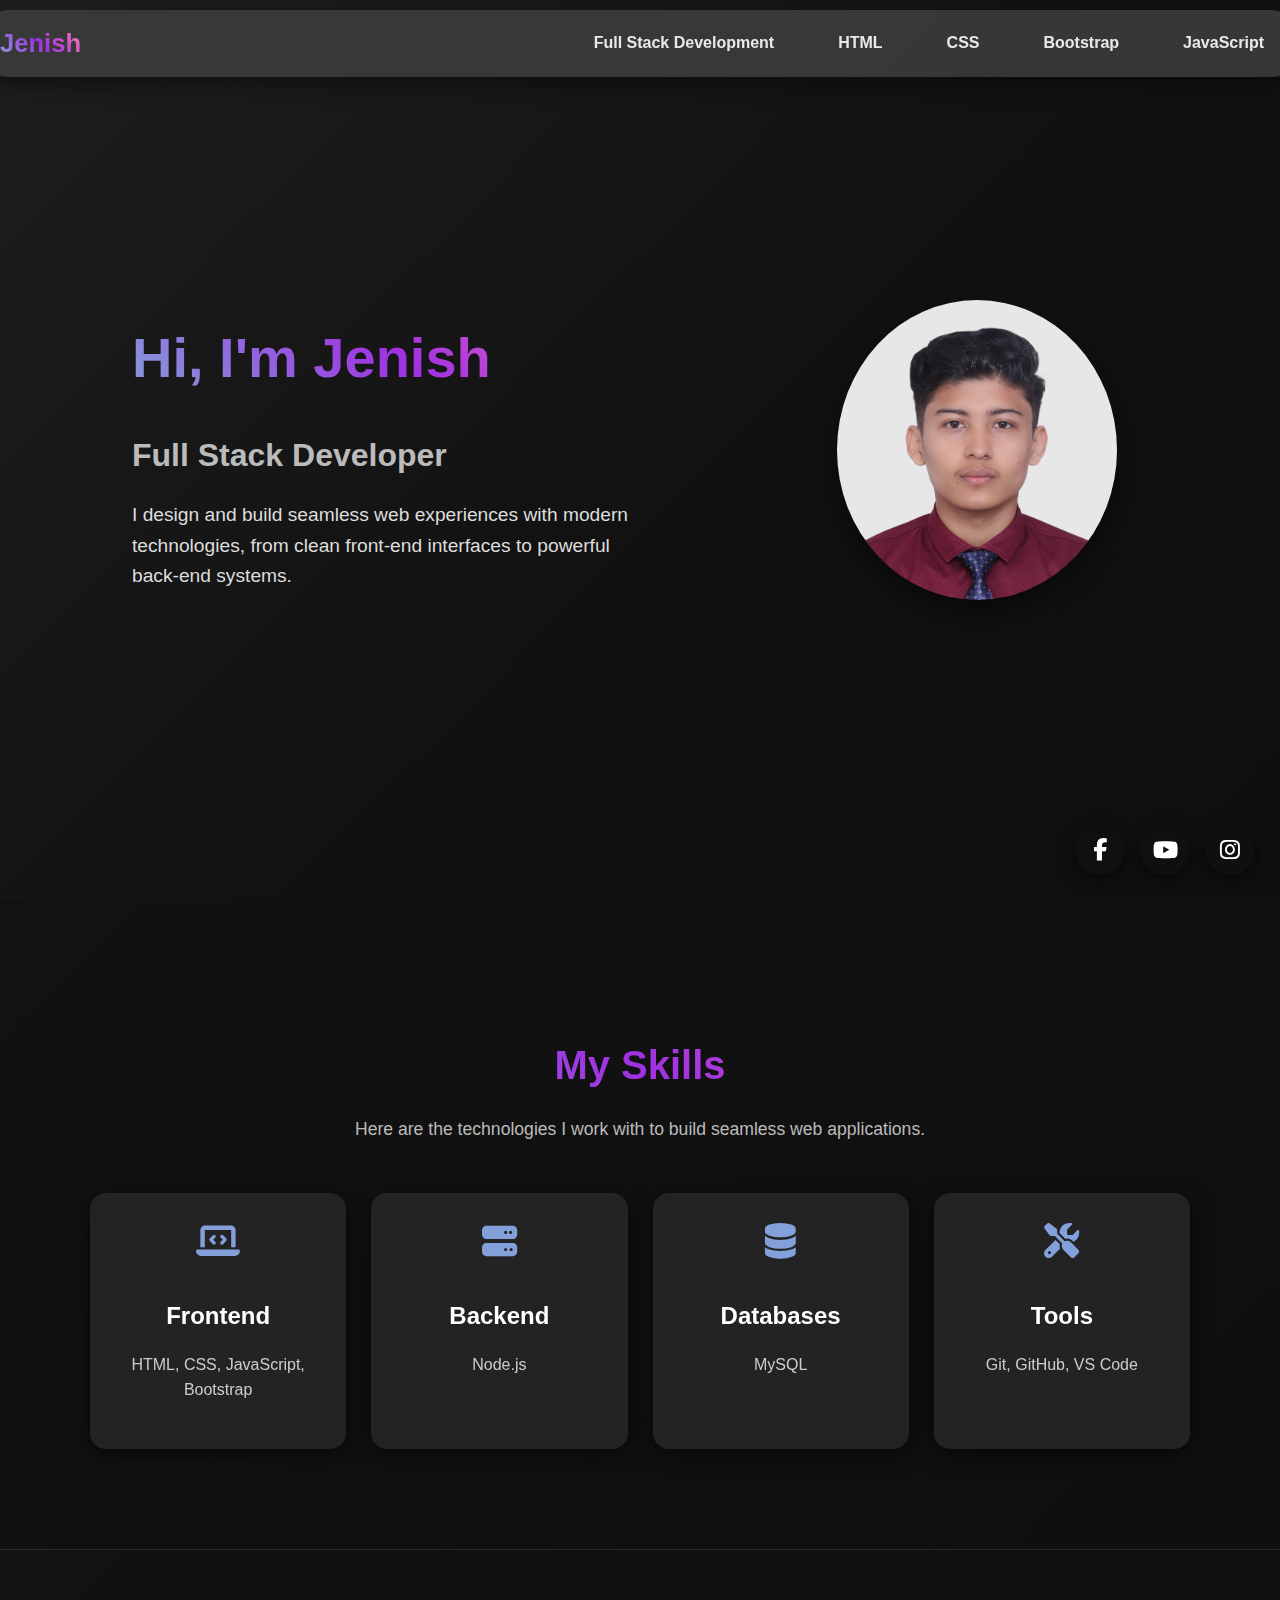
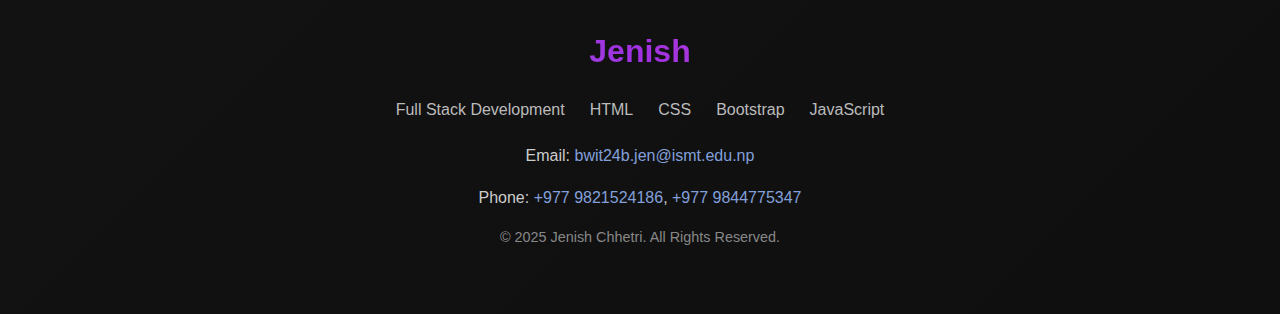
<file: index.html>
<!DOCTYPE html>
<html lang="en">
  <head>
    <meta charset="UTF-8" />
    <meta name="viewport" content="width=device-width, initial-scale=1.0" />
    <title>Jenish | Full Stack Developer</title>

    <link
      rel="stylesheet"
      href="https://cdnjs.cloudflare.com/ajax/libs/font-awesome/6.5.0/css/all.min.css"
    />

    <link rel="stylesheet" href="Home.css" />
  </head>
  <body>
    <header class="banner">
      <nav>
        <div class="nav-container">
          <div class="logo-container">
            <span class="portfolio-text"><a href="index.html">Jenish</a></span>
          </div>
          <ul class="nav-links">
            <li>
              <a href="FullStack.html">Full Stack Development</a>
            </li>
            <li><a href="html.html">HTML</a></li>
            <li><a href="css.html">CSS</a></li>
            <li><a href="bootstrap.html">Bootstrap</a></li>
            <li><a href="javascript.html">JavaScript</a></li>
          </ul>
        </div>
      </nav>

      <div class="hero-container">
        <div class="hero-text">
          <h1>Hi, I'm Jenish</h1>
          <h2>Full Stack Developer</h2>
          <p>
            I design and build seamless web experiences with modern
            technologies, from clean front-end interfaces to powerful back-end
            systems.
          </p>

          <div class="social-icons">
            <a href="https://facebook.com" target="_blank"
              ><i class="fab fa-facebook-f"></i
            ></a>
            <a href="https://youtube.com" target="_blank"
              ><i class="fab fa-youtube"></i
            ></a>
            <a href="https://instagram.com" target="_blank"
              ><i class="fab fa-instagram"></i
            ></a>
          </div>
        </div>
        <div class="hero-image">
          <img src="images & logos/zenish 2.jpg" alt="Jenish Profile" />
        </div>
      </div>
    </header>
    <!-- Skills Section -->
    <section id="skills" class="skills-section">
      <div class="container">
        <h2 class="section-title">My Skills</h2>
        <p class="section-subtitle">
          Here are the technologies I work with to build seamless web
          applications.
        </p>

        <div class="skills-grid">
          <!-- Frontend -->
          <div class="skill-card">
            <i class="fas fa-laptop-code"></i>
            <h3>Frontend</h3>
            <p>HTML, CSS, JavaScript, Bootstrap</p>
          </div>

          <!-- Backend -->
          <div class="skill-card">
            <i class="fas fa-server"></i>
            <h3>Backend</h3>
            <p>Node.js</p>
          </div>

          <!-- Database -->
          <div class="skill-card">
            <i class="fas fa-database"></i>
            <h3>Databases</h3>
            <p>MySQL</p>
          </div>

          <!-- Tools -->
          <div class="skill-card">
            <i class="fas fa-tools"></i>
            <h3>Tools</h3>
            <p>Git, GitHub, VS Code</p>
          </div>
        </div>
      </div>
    </section>

    <!-- Footer -->
     
    <footer class="footer">
      <center>
      <div class="footer-container">
        <h2 class="footer-logo">Jenish</h2>

        <ul class="footer-links">
          <li><a href="FullStack.html">Full Stack Development</a></li>
          <li><a href="html.html">HTML</a></li>
          <li><a href="css.html">CSS</a></li>
          <li><a href="bootstrap.html">Bootstrap</a></li>
          <li><a href="javascript.html">JavaScript</a></li>
        </ul>

        <div class="footer-contact">
          <p>
            Email:
            <a href="mailto:240706566@uos.ac.uk">bwit24b.jen@ismt.edu.np</a>
          </p>
          <p>
            Phone: <a href="tel:+9779800000000">+977 9821524186</a>,
            <a href="tel:+9779811111111">+977 9844775347</a>
          </p>
        </div>

        <p class="footer-text">© 2025 Jenish Chhetri. All Rights Reserved.</p>
      </div>
       </center>
    </footer>
   
  </body>
</html>
</file>
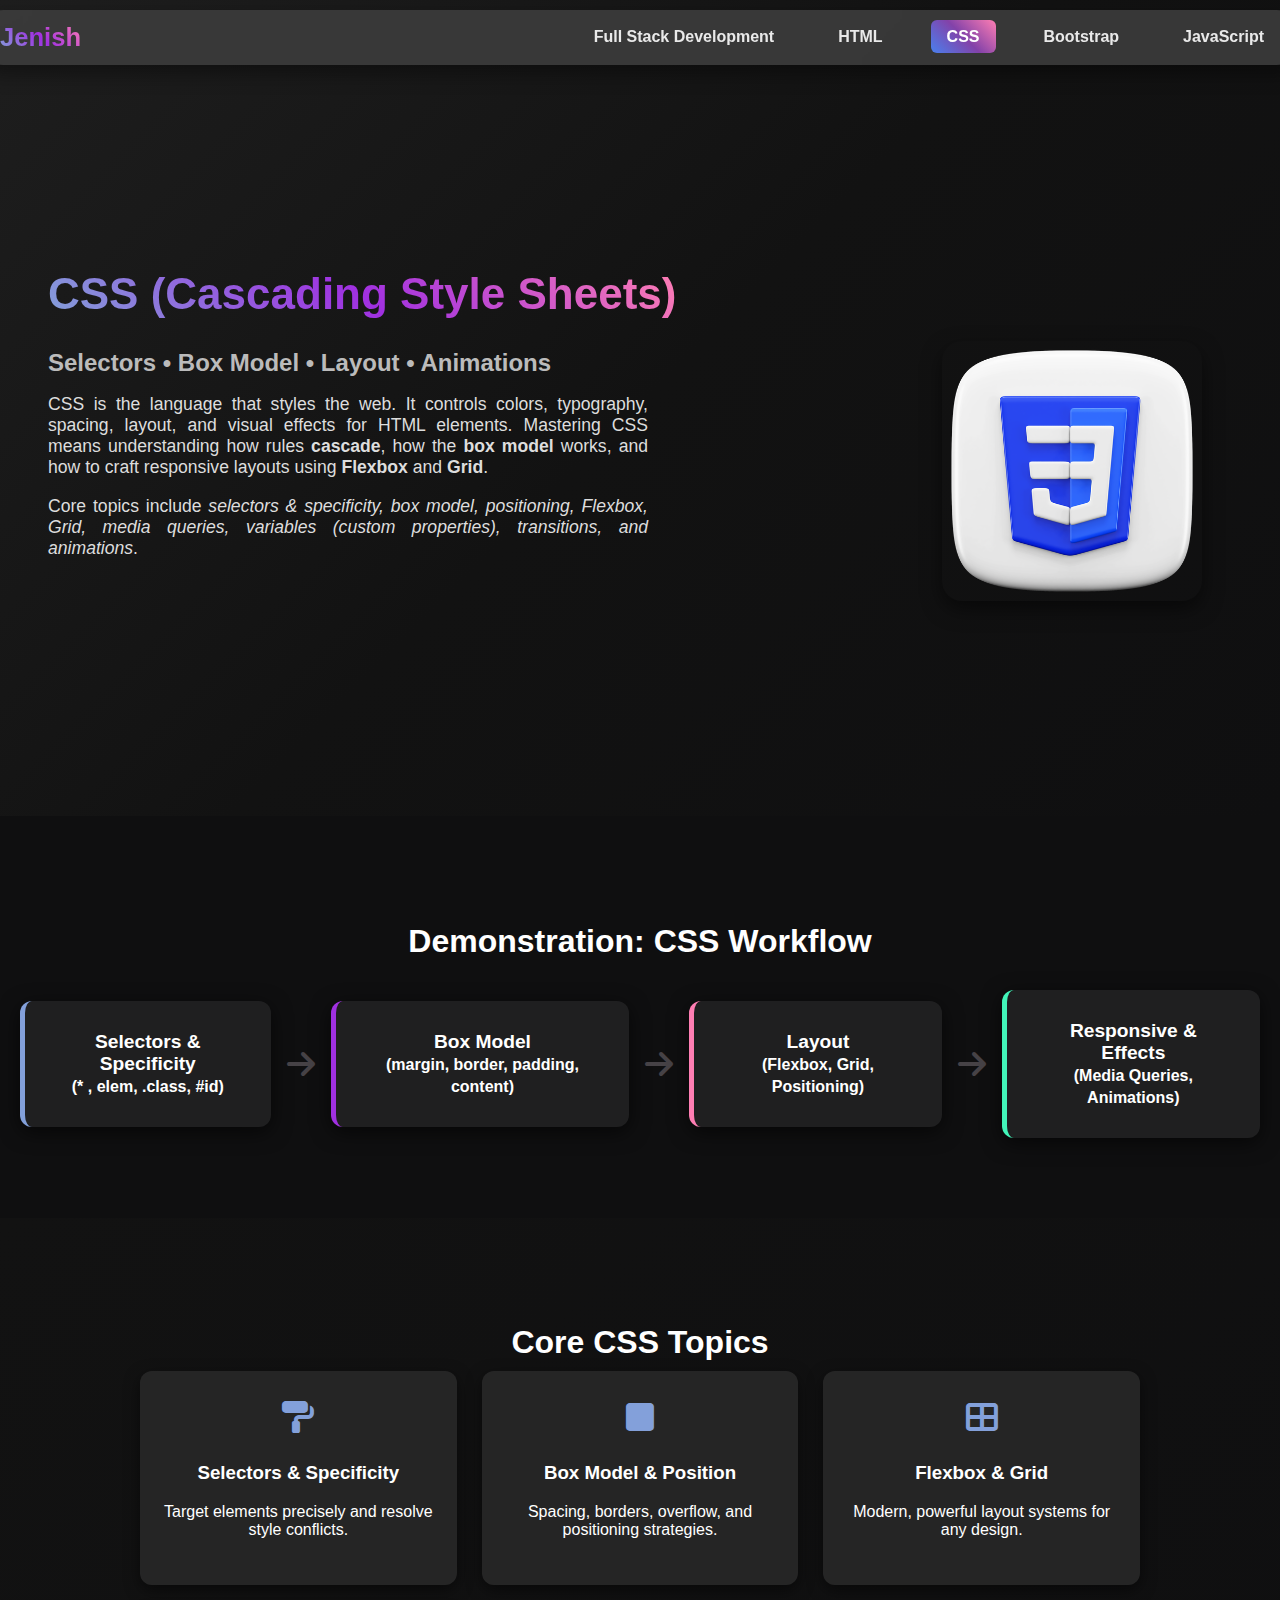
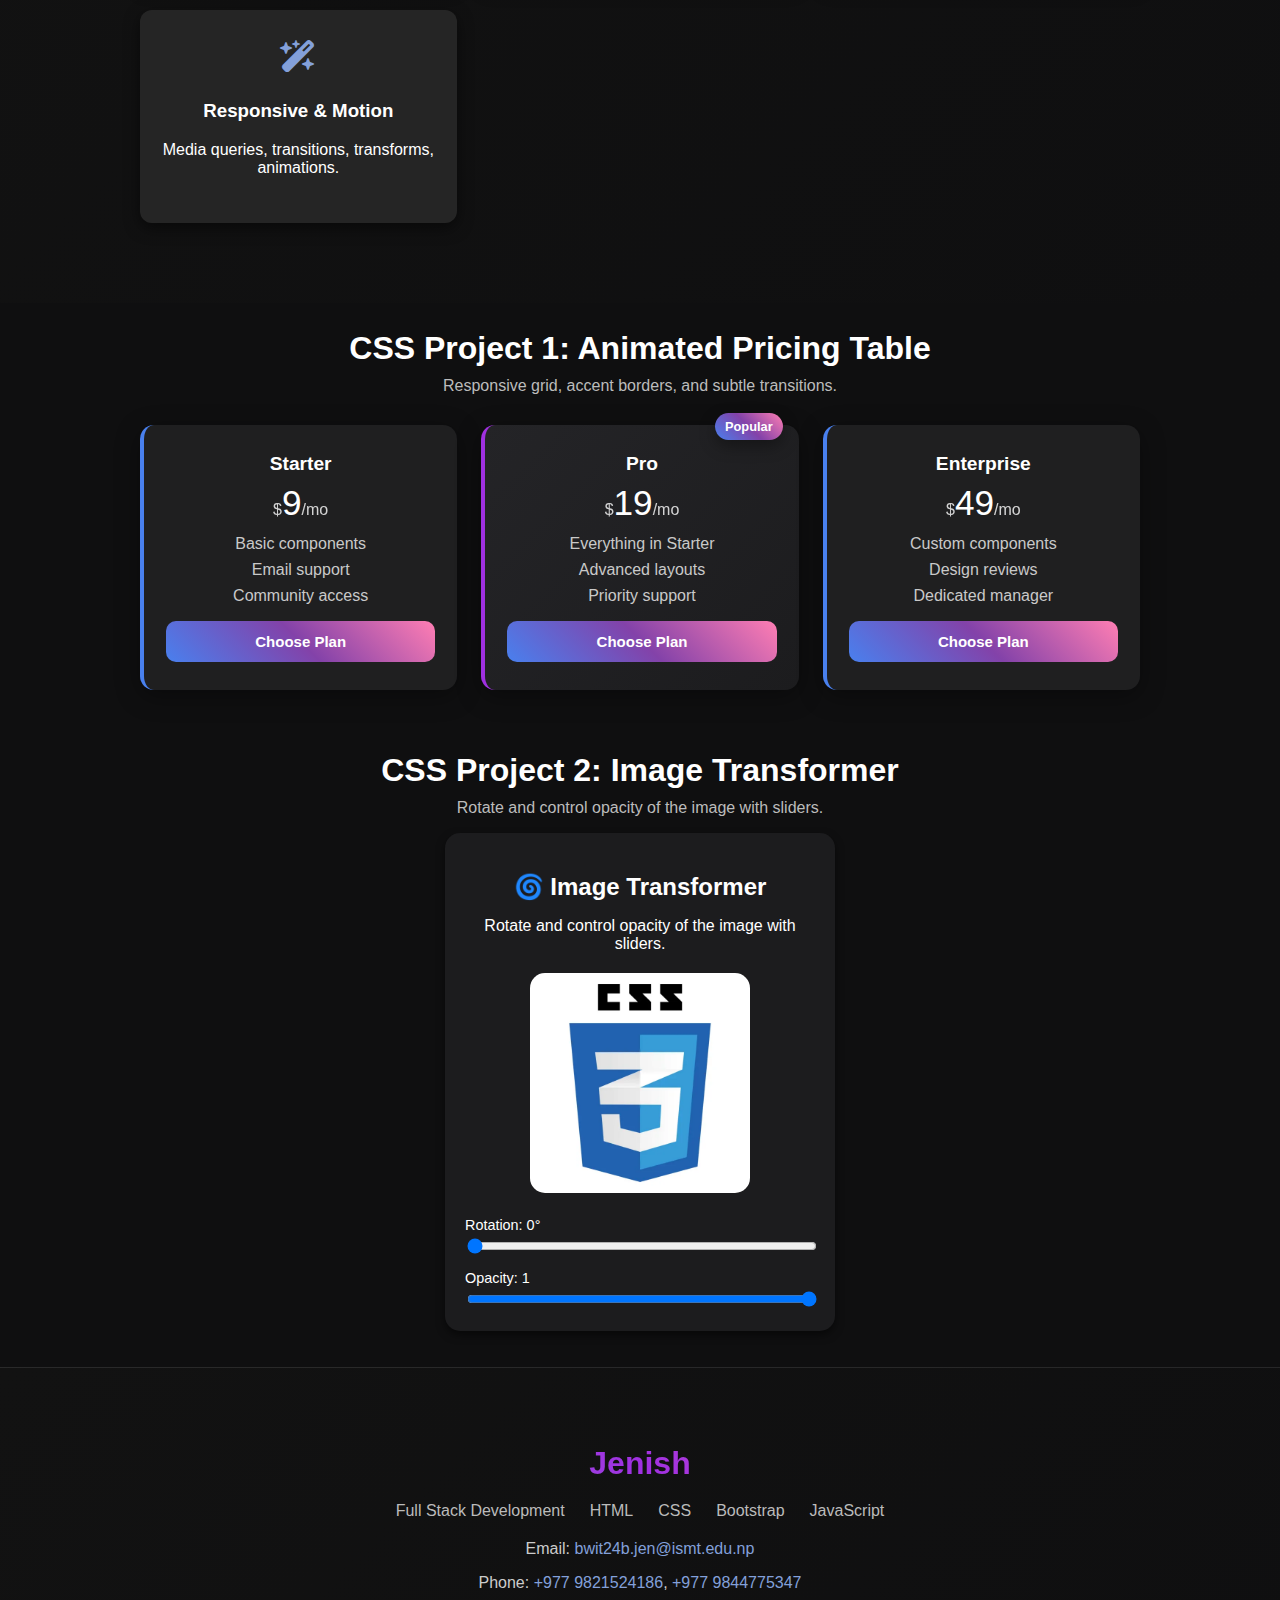
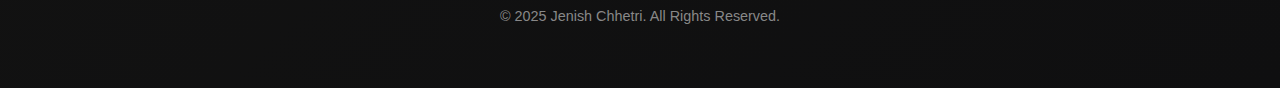
<file: css.html>
<!DOCTYPE html>
<html lang="en">
  <head>
    <meta charset="UTF-8" />
    <meta name="viewport" content="width=device-width, initial-scale=1.0" />
    <title>CSS | Jenish</title>

    <!-- Font Awesome -->
    <link
      rel="stylesheet"
      href="https://cdnjs.cloudflare.com/ajax/libs/font-awesome/6.5.0/css/all.min.css"
    />
    <link rel="stylesheet" href="css.css" />
  </head>
  <body>
    <!-- Navbar -->
    <nav>
      <div class="nav-container">
        <div class="logo-container">
          <span class="portfolio-text"><a href="index.html">Jenish</a></span>
        </div>
        <ul class="nav-links">
          <li><a href="FullStack.html">Full Stack Development</a></li>
          <li><a href="html.html">HTML</a></li>
          <li><a href="css.html" class="active">CSS</a></li>
          <li><a href="bootstrap.html">Bootstrap</a></li>
          <li><a href="javascript.html">JavaScript</a></li>
        </ul>
      </div>
    </nav>

    <!-- Header Banner -->
    <header class="banner">
      <div class="hero-container">
        <div class="hero-text">
          <h1>CSS (Cascading Style Sheets)</h1>
          <h2>Selectors • Box Model • Layout • Animations</h2>
          <p>
            CSS is the language that styles the web. It controls colors,
            typography, spacing, layout, and visual effects for HTML elements.
            Mastering CSS means understanding how rules
            <strong>cascade</strong>, how the <strong>box model</strong> works,
            and how to craft responsive layouts using
            <strong>Flexbox</strong> and <strong>Grid</strong>.
          </p>
          <p>
            Core topics include
            <em
              >selectors & specificity, box model, positioning, Flexbox, Grid,
              media queries, variables (custom properties), transitions, and
              animations</em
            >.
          </p>
        </div>
        <div class="hero-image">
          <img src="images & logos/css.png" alt="CSS Illustration" />
        </div>
      </div>
    </header>

    <main>
      <!-- Demonstration -->
      <section class="demo">
        <h2 class="section-title">Demonstration: CSS Workflow</h2>
        <div class="flow-container">
          <div class="flow-box frontend">
            Selectors & Specificity <br /><small>(* , elem, .class, #id)</small>
          </div>
          <i class="fas fa-arrow-right"></i>
          <div class="flow-box backend">
            Box Model <br /><small>(margin, border, padding, content)</small>
          </div>
          <i class="fas fa-arrow-right"></i>
          <div class="flow-box database">
            Layout <br /><small>(Flexbox, Grid, Positioning)</small>
          </div>
          <i class="fas fa-arrow-right"></i>
          <div class="flow-box deploy">
            Responsive & Effects <br /><small
              >(Media Queries, Animations)</small
            >
          </div>
        </div>
      </section>

      <!-- Tags/Technologies -->
      <section class="tags">
        <h2 class="section-title">Core CSS Topics</h2>
        <div class="tech-grid">
          <div class="tech-card">
            <i class="fas fa-paint-roller"></i>
            <h3>Selectors & Specificity</h3>
            <p>Target elements precisely and resolve style conflicts.</p>
          </div>
          <div class="tech-card">
            <i class="fa-solid fa-square"></i>
            <h3>Box Model & Position</h3>
            <p>Spacing, borders, overflow, and positioning strategies.</p>
          </div>
          <div class="tech-card">
            <i class="fa-solid fa-table-cells-large"></i>
            <h3>Flexbox & Grid</h3>
            <p>Modern, powerful layout systems for any design.</p>
          </div>
          <div class="tech-card">
            <i class="fa-solid fa-wand-magic-sparkles"></i>
            <h3>Responsive & Motion</h3>
            <p>Media queries, transitions, transforms, animations.</p>
          </div>
        </div>
      </section>

      <!-- CSS Project 1 -->
      <section class="project">
        <center>
        <h2 class="section-title">CSS Project 1: Animated Pricing Table</h2>
        <p class="section-subtitle">
          Responsive grid, accent borders, and subtle transitions.
        </p>

        <div class="pricing-grid">
          <div class="pricing-card">
            <h3 class="pricing-title">Starter</h3>
            <p class="price"><span>$</span>9<span>/mo</span></p>
            <ul class="features">
              <li>Basic components</li>
              <li>Email support</li>
              <li>Community access</li>
            </ul>
            <button class="plan-btn">Choose Plan</button>
          </div>

          <div class="pricing-card popular">
            <div class="badge">Popular</div>
            <h3 class="pricing-title">Pro</h3>
            <p class="price"><span>$</span>19<span>/mo</span></p>
            <ul class="features">
              <li>Everything in Starter</li>
              <li>Advanced layouts</li>
              <li>Priority support</li>
            </ul>
            <button class="plan-btn">Choose Plan</button>
          </div>

          <div class="pricing-card">
            <h3 class="pricing-title">Enterprise</h3>
            <p class="price"><span>$</span>49<span>/mo</span></p>
            <ul class="features">
              <li>Custom components</li>
              <li>Design reviews</li>
              <li>Dedicated manager</li>
            </ul>
            <button class="plan-btn">Choose Plan</button>
          </div>
        </div></center>
      </section>
      <br>
      <br>

      <!-- CSS Project 2 -->
      <section><center>
        <h2 class="section-title">CSS Project 2: Image Transformer</h2>
        <p class="section-subtitle">
          Rotate and control opacity of the image with sliders.
        </p>
        <div class="card">
          <h2>🌀 Image Transformer</h2>
          <p>Rotate and control opacity of the image with sliders.</p>

          <div class="image-box">
            <img
              id="myImage"
              src="images & logos/image-control.webp"
              alt="Sample Image"
            />
          </div>

          <div class="controls">
            <label>Rotation: <span id="rotateVal">0</span>°</label>
            <input type="range" id="rotateSlider" min="0" max="360" value="0" />

            <label>Opacity: <span id="opacityVal">1</span></label>
            <input
              type="range"
              id="opacitySlider"
              min="0"
              max="1"
              step="0.1"
              value="1"
            />
          </div>
        </div></center>
      </section>
      <br><br>
    </main>

    <!-- Footer -->
    <footer class="footer">
      <div class="footer-container">
        <h2 class="footer-logo">Jenish</h2>
        <ul class="footer-links">
          <li><a href="FullStack.html">Full Stack Development</a></li>
          <li><a href="html.html">HTML</a></li>
          <li><a href="css.html">CSS</a></li>
          <li><a href="bootstrap.html">Bootstrap</a></li>
          <li><a href="javascript.html">JavaScript</a></li>
        </ul>
        <div class="footer-contact">
          <center>
            <p>
              Email:
              <a href="mailto:240706566@uos.ac.uk">bwit24b.jen@ismt.edu.np</a>
            </p>
            <p>
              Phone: <a href="tel:+9779821524186">+977 9821524186</a>,
              <a href="tel:+9779844775347">+977 9844775347</a>
            </p>
          </center>
        </div>
        <p class="footer-text">© 2025 Jenish Chhetri. All Rights Reserved.</p>
      </div>
    </footer>

    <script src="script.js"></script>
  </body>
</html>
</file>
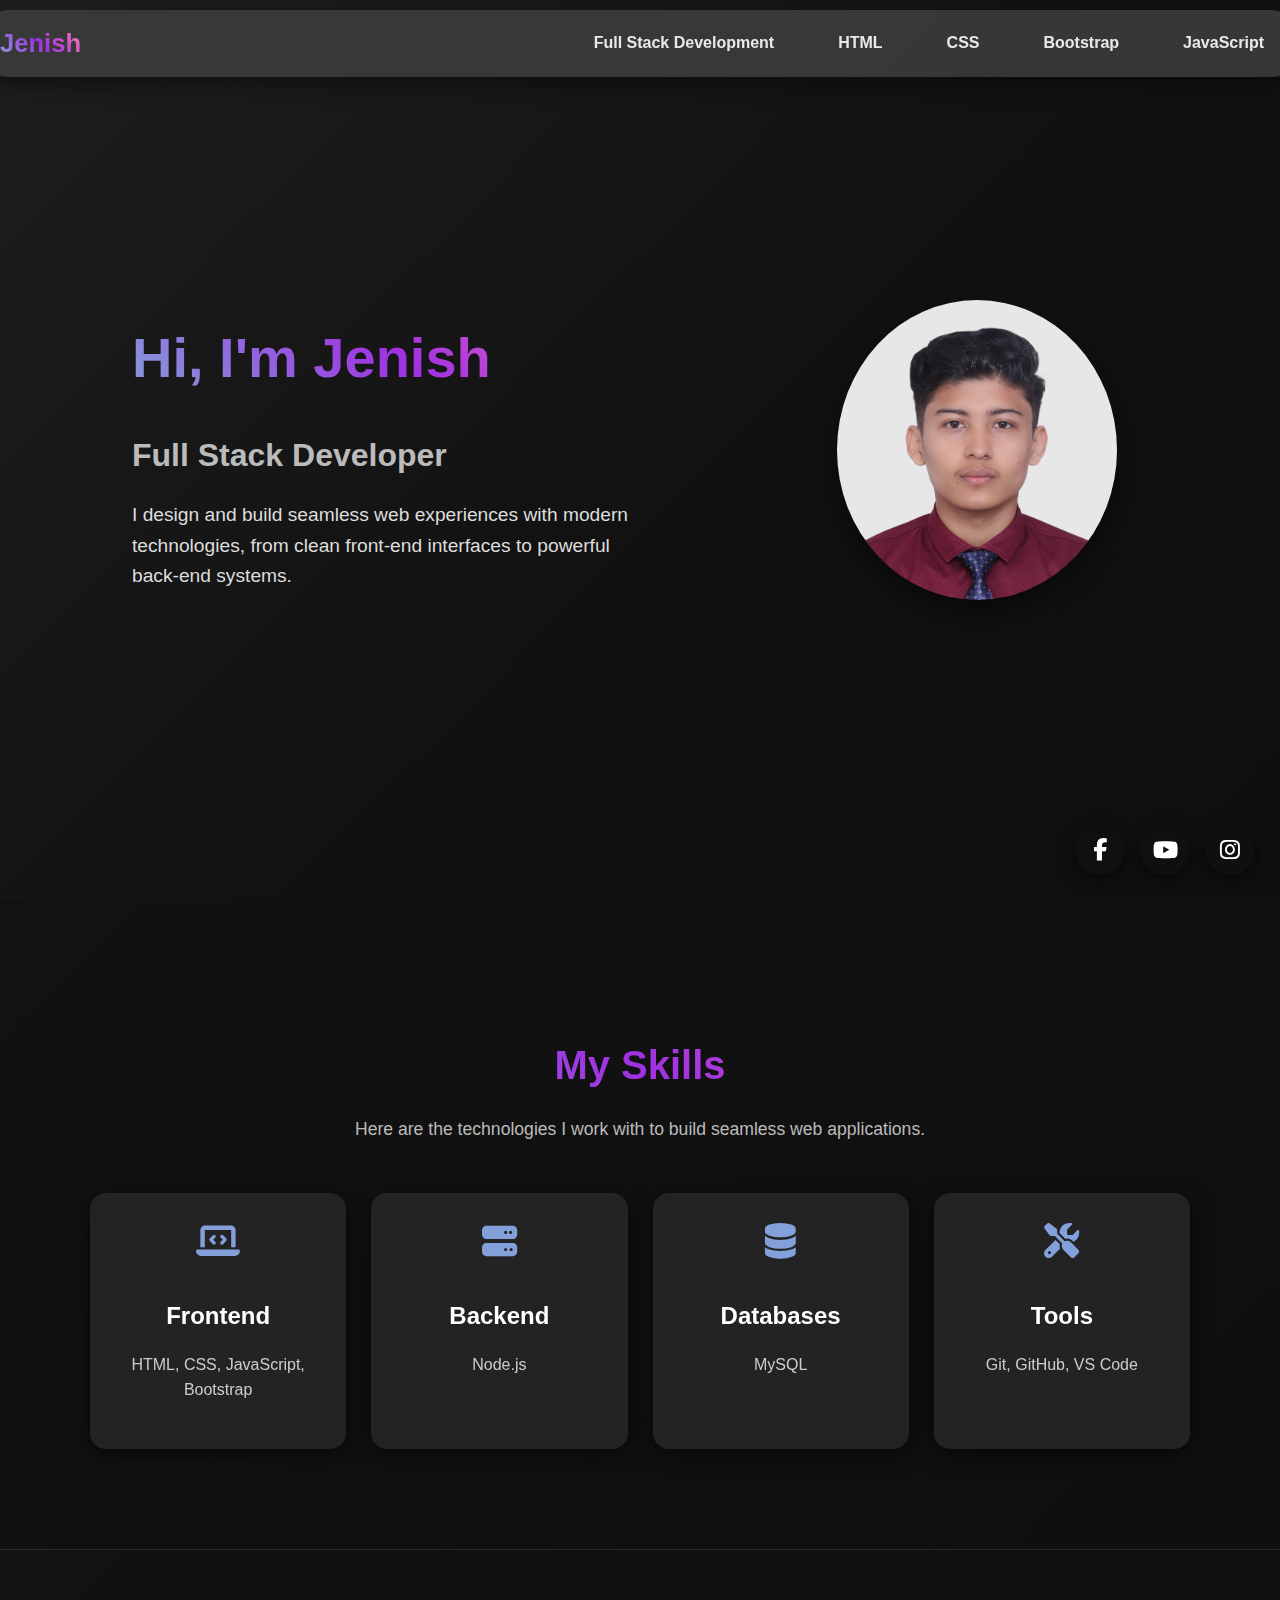
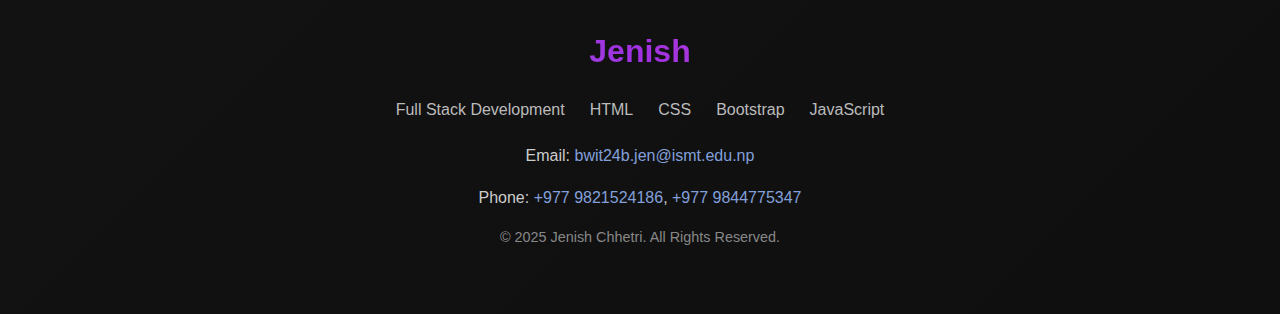
<file: Home.html>
<!DOCTYPE html>
<html lang="en">
  <head>
    <meta charset="UTF-8" />
    <meta name="viewport" content="width=device-width, initial-scale=1.0" />
    <title>Jenish | Full Stack Developer</title>

    <link
      rel="stylesheet"
      href="https://cdnjs.cloudflare.com/ajax/libs/font-awesome/6.5.0/css/all.min.css"
    />

    <link rel="stylesheet" href="Home.css" />
  </head>
  <body>
    <header class="banner">
      <nav>
        <div class="nav-container">
          <div class="logo-container">
            <span class="portfolio-text"><a href="Home.html">Jenish</a></span>
          </div>
          <ul class="nav-links">
            <li>
              <a href="FullStack.html">Full Stack Development</a>
            </li>
            <li><a href="html.html">HTML</a></li>
            <li><a href="css.html">CSS</a></li>
            <li><a href="bootstrap.html">Bootstrap</a></li>
            <li><a href="javascript.html">JavaScript</a></li>
          </ul>
        </div>
      </nav>

      <div class="hero-container">
        <div class="hero-text">
          <h1>Hi, I'm Jenish</h1>
          <h2>Full Stack Developer</h2>
          <p>
            I design and build seamless web experiences with modern
            technologies, from clean front-end interfaces to powerful back-end
            systems.
          </p>

          <div class="social-icons">
            <a href="https://facebook.com" target="_blank"
              ><i class="fab fa-facebook-f"></i
            ></a>
            <a href="https://youtube.com" target="_blank"
              ><i class="fab fa-youtube"></i
            ></a>
            <a href="https://instagram.com" target="_blank"
              ><i class="fab fa-instagram"></i
            ></a>
          </div>
        </div>
        <div class="hero-image">
          <img src="images & logos/zenish 2.jpg" alt="Jenish Profile" />
        </div>
      </div>
    </header>
    <!-- Skills Section -->
    <section id="skills" class="skills-section">
      <div class="container">
        <h2 class="section-title">My Skills</h2>
        <p class="section-subtitle">
          Here are the technologies I work with to build seamless web
          applications.
        </p>

        <div class="skills-grid">
          <!-- Frontend -->
          <div class="skill-card">
            <i class="fas fa-laptop-code"></i>
            <h3>Frontend</h3>
            <p>HTML, CSS, JavaScript, Bootstrap</p>
          </div>

          <!-- Backend -->
          <div class="skill-card">
            <i class="fas fa-server"></i>
            <h3>Backend</h3>
            <p>Node.js</p>
          </div>

          <!-- Database -->
          <div class="skill-card">
            <i class="fas fa-database"></i>
            <h3>Databases</h3>
            <p>MySQL</p>
          </div>

          <!-- Tools -->
          <div class="skill-card">
            <i class="fas fa-tools"></i>
            <h3>Tools</h3>
            <p>Git, GitHub, VS Code</p>
          </div>
        </div>
      </div>
    </section>

    <!-- Footer -->
    <footer class="footer">
      <div class="footer-container">
        <h2 class="footer-logo">Jenish</h2>

        <ul class="footer-links">
          <li><a href="FullStack.html">Full Stack Development</a></li>
          <li><a href="html.html">HTML</a></li>
          <li><a href="css.html">CSS</a></li>
          <li><a href="bootstrap.html">Bootstrap</a></li>
          <li><a href="javascript.html">JavaScript</a></li>
        </ul>

        <div class="footer-contact">
          <p>
            Email:
            <a href="mailto:240706566@uos.ac.uk">bwit24b.jen@ismt.edu.np</a>
          </p>
          <p>
            Phone: <a href="tel:+9779800000000">+977 9821524186</a>,
            <a href="tel:+9779811111111">+977 9844775347</a>
          </p>
        </div>

        <p class="footer-text">© 2025 Jenish Chhetri. All Rights Reserved.</p>
      </div>
    </footer>
  </body>
</html>
</file>
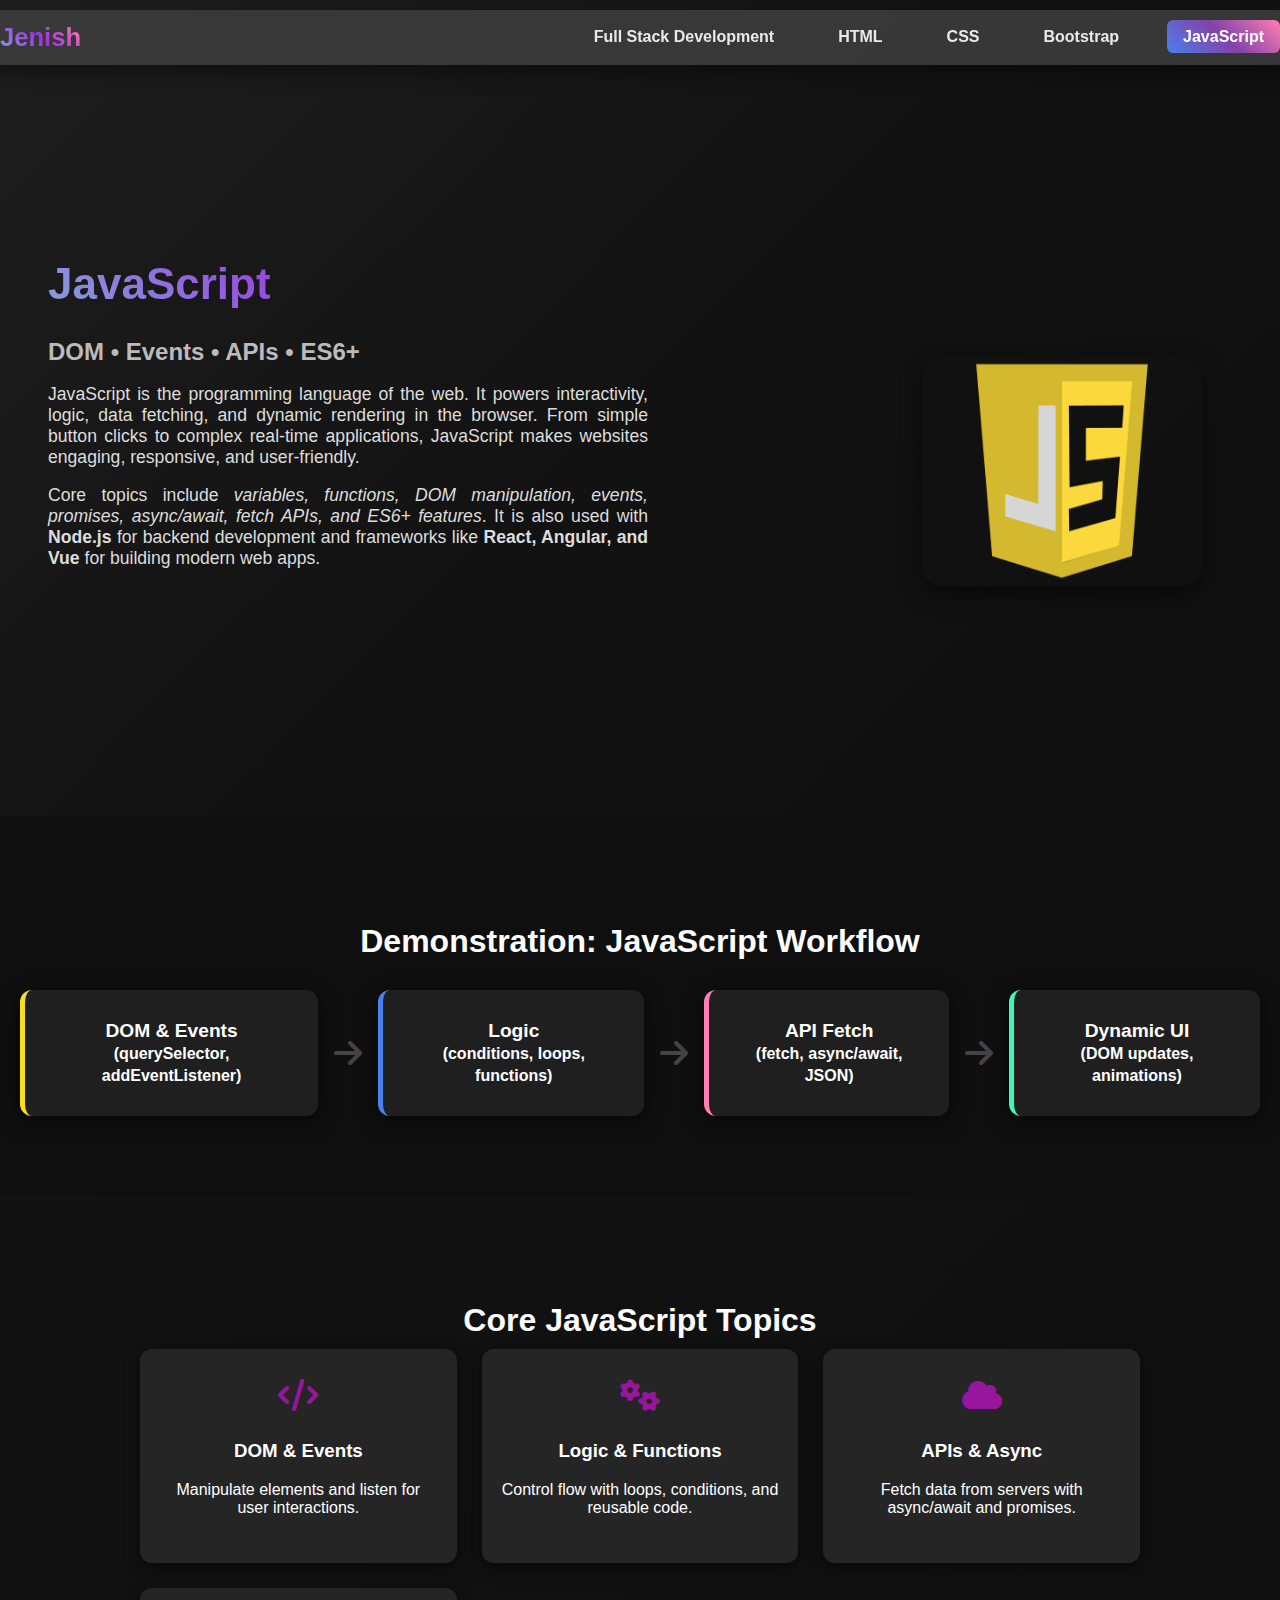
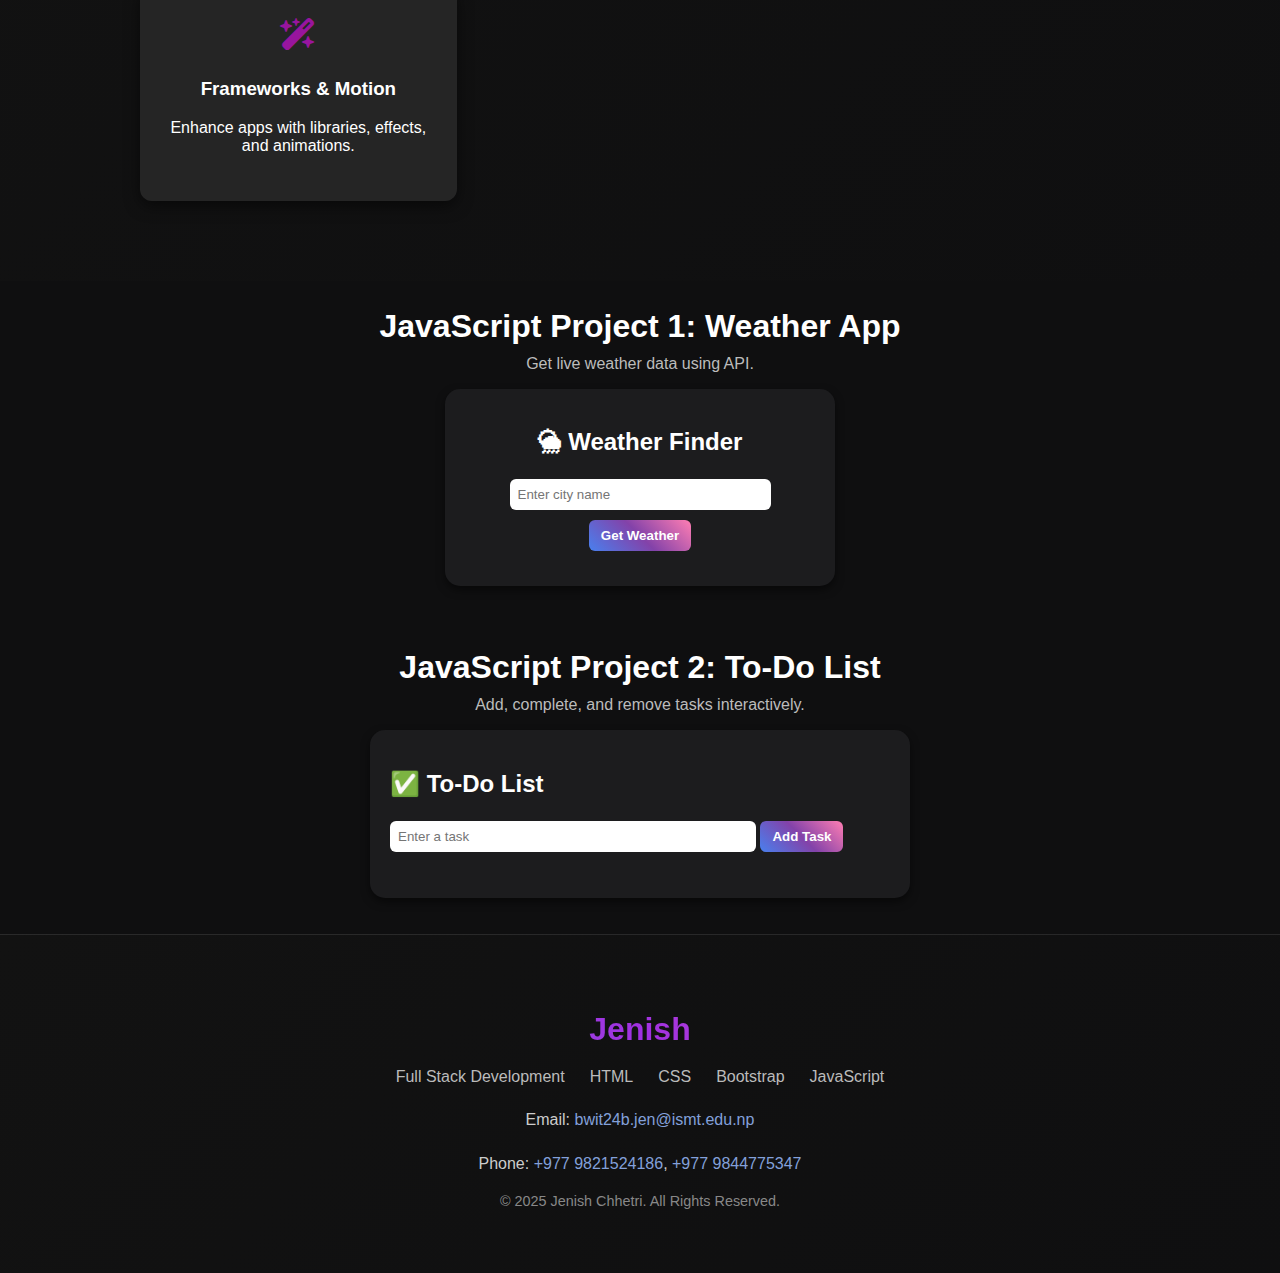
<file: javascript.html>
<!DOCTYPE html>
<html lang="en">
  <head>
    <meta charset="UTF-8" />
    <meta name="viewport" content="width=device-width, initial-scale=1.0" />
    <title>JavaScript | Jenish</title>

    <!-- Font Awesome -->
    <link
      rel="stylesheet"
      href="https://cdnjs.cloudflare.com/ajax/libs/font-awesome/6.5.0/css/all.min.css"
    />
    <link rel="stylesheet" href="javascript.css" />
  </head>
  <body>
    <!-- Navbar -->
    <nav>
      <div class="nav-container">
        <div class="logo-container">
          <span class="portfolio-text"><a href="index.html">Jenish</a></span>
        </div>
        <ul class="nav-links">
          <li><a href="FullStack.html">Full Stack Development</a></li>
          <li><a href="html.html">HTML</a></li>
          <li><a href="css.html">CSS</a></li>
          <li><a href="bootstrap.html">Bootstrap</a></li>
          <li><a href="javascript.html" class="active">JavaScript</a></li>
        </ul>
      </div>
    </nav>

    <!-- Header Banner -->
    <header class="banner">
      <div class="hero-container">
        <div class="hero-text">
          <h1>JavaScript</h1>
          <h2>DOM • Events • APIs • ES6+</h2>
          <p>
            JavaScript is the programming language of the web. It powers
            interactivity, logic, data fetching, and dynamic rendering in the
            browser. From simple button clicks to complex real-time
            applications, JavaScript makes websites engaging, responsive, and
            user-friendly.
          </p>
          <p>
            Core topics include
            <em
              >variables, functions, DOM manipulation, events, promises,
              async/await, fetch APIs, and ES6+ features</em
            >. It is also used with <strong>Node.js</strong> for backend
            development and frameworks like
            <strong>React, Angular, and Vue</strong> for building modern web
            apps.
          </p>
        </div>
        <div class="hero-image">
          <img
            src="images & logos/javascript.png"
            alt="JavaScript Illustration"
          />
        </div>
      </div>
    </header>

    <main>
      <!-- Demonstration -->
      <section class="demo">
        <h2 class="section-title">Demonstration: JavaScript Workflow</h2>
        <div class="flow-container">
          <div class="flow-box frontend">
            DOM & Events <br /><small>(querySelector, addEventListener)</small>
          </div>
          <i class="fas fa-arrow-right"></i>
          <div class="flow-box backend">
            Logic <br /><small>(conditions, loops, functions)</small>
          </div>
          <i class="fas fa-arrow-right"></i>
          <div class="flow-box database">
            API Fetch <br /><small>(fetch, async/await, JSON)</small>
          </div>
          <i class="fas fa-arrow-right"></i>
          <div class="flow-box deploy">
            Dynamic UI <br /><small>(DOM updates, animations)</small>
          </div>
        </div>
      </section>

      <!-- Tags/Technologies -->
      <section class="tags">
        <h2 class="section-title">Core JavaScript Topics</h2>
        <div class="tech-grid">
          <div class="tech-card">
            <i class="fas fa-code"></i>
            <h3>DOM & Events</h3>
            <p>Manipulate elements and listen for user interactions.</p>
          </div>
          <div class="tech-card">
            <i class="fa-solid fa-cogs"></i>
            <h3>Logic & Functions</h3>
            <p>Control flow with loops, conditions, and reusable code.</p>
          </div>
          <div class="tech-card">
            <i class="fa-solid fa-cloud"></i>
            <h3>APIs & Async</h3>
            <p>Fetch data from servers with async/await and promises.</p>
          </div>
          <div class="tech-card">
            <i class="fa-solid fa-wand-magic-sparkles"></i>
            <h3>Frameworks & Motion</h3>
            <p>Enhance apps with libraries, effects, and animations.</p>
          </div>
        </div>
      </section>

      <!-- JS Project 1 -->
      <section class="project">
        <center>
          <h2 class="section-title">JavaScript Project 1: Weather App</h2>
          <p class="section-subtitle">Get live weather data using API.</p>

          <div class="card">
            <h2>🌦 Weather Finder</h2>
            <input type="text" id="cityInput" placeholder="Enter city name" />
            <button id="getWeather">Get Weather</button>
            <div id="weatherResult" style="margin-top: 15px"></div>
          </div>
        </center>
      </section>
      <br />
      <br />

      <!-- JS Project 2 -->
      <section>
        <center>
          <h2 class="section-title">JavaScript Project 2: To-Do List</h2>
          <p class="section-subtitle">
            Add, complete, and remove tasks interactively.
          </p>
          <div class="card todo-card">
            <h2>✅ To-Do List</h2>
            <input type="text" id="taskInput" placeholder="Enter a task" />
            <button id="addTask">Add Task</button>
            <ul id="taskList"></ul>
          </div>
        </center>
      </section>
      <br /><br />
    </main>

    <!-- Footer -->
    <footer class="footer">
      <div class="footer-container">
        <h2 class="footer-logo">Jenish</h2>
        <ul class="footer-links">
          <li><a href="FullStack.html">Full Stack Development</a></li>
          <li><a href="html.html">HTML</a></li>
          <li><a href="css.html">CSS</a></li>
          <li><a href="bootstrap.html">Bootstrap</a></li>
          <li><a href="javascript.html">JavaScript</a></li>
        </ul>
        <div class="footer-contact">
          <center>
            <p>
              Email:
              <a href="mailto:240706566@uos.ac.uk">bwit24b.jen@ismt.edu.np</a>
            </p>
            <p>
              Phone: <a href="tel:+9779821524186">+977 9821524186</a>,
              <a href="tel:+9779844775347">+977 9844775347</a>
            </p>
          </center>
        </div>
        <p class="footer-text">© 2025 Jenish Chhetri. All Rights Reserved.</p>
      </div>
    </footer>

    <script src="script.js"></script>
  </body>
</html>
</file>
<file: Home.css>
/* General */
body {
  margin: 0;
  font-family: "Poppins", sans-serif;
  background: #0f0f10;
  color: #fff;
  line-height: 1.6;
  scroll-behavior: smooth;
}

/* Navbar */
nav {
  position: fixed;
  top: 10px;
  left: 50%;
  transform: translateX(-50%);
  border-radius: 40px;
  background: rgba(60, 60, 60, 0.9);
  backdrop-filter: blur(9px);
  padding: 0.8rem 1.5rem;
  width: 100%;
  max-width: 1350px;
  z-index: 1000;
  box-shadow: 0 8px 20px rgba(0, 0, 0, 0.4);
}

.nav-container {
  display: flex;
  justify-content: space-between;
  align-items: center;
}

.portfolio-text {
  font-weight: 900;
  font-size: 1.6rem;
  font-family: "Poppins", sans-serif;
  background: linear-gradient(45deg, #83a0da, #a030e1, #ff7eb3);
  -webkit-background-clip: text;
  -webkit-text-fill-color: transparent;
}

/* Nav Links */
.nav-links {
  display: flex;
  list-style: none;
  margin: 0;
  padding: 0;
}

.nav-links li {
  margin-left: 2rem;
}

.nav-links a {
  color: #e9e9e9;
  text-decoration: none;
  font-weight: 600;
  transition: 0.3s;
  padding: 0.5rem 1rem;
  border-radius: 6px;
}

.nav-links a:hover,
.nav-links a.active {
  color: #fff;
  background: linear-gradient(45deg, #4980ee, #8342a9, #ff7eb3);
}

/* Banner */
.banner {
  height: 100vh;
  background: linear-gradient(135deg, #1e1e1e, #121212, #0f0f10);
  display: flex;
  align-items: center;
  justify-content: center;
  padding: 0 2rem;
}

/* Hero Layout */
.hero-container {
  display: flex;
  align-items: center;
  justify-content: space-between;
  max-width: 1300px;
  margin: 0 auto;
  width: 100%;
}

/* Hero Text */
.hero-text {
  margin-left: 100px;
  flex: 1;
  text-align: left;
  padding-right: 2rem;
}

.hero-text h1 {
  font-size: 3.5rem;
  margin-bottom: 0.5rem;
  font-weight: 900;
  background: linear-gradient(45deg, #83a0da, #a030e1, #ff7eb3);
  -webkit-background-clip: text;
  -webkit-text-fill-color: transparent;
}

.hero-text h2 {
  font-size: 2rem;
  font-weight: 600;
  color: #bbb;
  margin-bottom: 1rem;
}

.hero-text p {
  font-size: 1.2rem;
  max-width: 500px;
  color: #ddd;
  margin-bottom: 2rem;
}

/* Hero Image */
.hero-image {
   opacity: 90%;
  flex: 1;
  display: flex;
  justify-content: center;
  
}

.hero-image img {
  width: 280px;            /* fixed size for circle */
  height: 300px;           /* same as width → perfect circle */
  border-radius: 50%;      /* make it round */
  object-fit: cover;       /* crop instead of stretch */
  object-position: top; /* keep face/center visible */
  box-shadow: 0 10px 30px rgba(0, 0, 0, 0.6);
  transition: 0.5s;
}

.hero-image img:hover {
  transform: scale(1.05);
}

/* Social Icons - Bottom Right */
.social-icons {
  position: fixed;
  bottom: 25px;
  right: 25px;
  display: flex;
  flex-direction: row; /* horizontal layout */
  gap: 15px;
  z-index: 1000;
}

.social-icons a {
  width: 50px;
  height: 50px;
  /* background: #1e1e1e; */
  border-radius: 50%;
  display: flex;
  align-items: center;
  justify-content: center;
  color: #fff;
  font-size: 1.4rem;
  text-decoration: none;
  box-shadow: 0 5px 15px rgba(0, 0, 0, 0.6);
  transition: all 0.3s ease;
}

/* Hover Effects for Realistic Feel */
.social-icons a:hover {
  transform: scale(1.15) translateY(-3px);
  box-shadow: 0 10px 25px rgba(0, 0, 0, 0.8);
}

/* Individual Brand Colors */
.social-icons a:nth-child(1):hover {
  background: #1877f2; /* Facebook Blue */
}

.social-icons a:nth-child(2):hover {
  background: #ff0000; /* YouTube Red */
}

.social-icons a:nth-child(3):hover {
  background: #e1306c; /* Instagram Pink */
}
.fab fa-instagram {
  background-color: #e1306c;
}
/* Skills Section */
.skills-section {
  padding: 100px 20px;
  background: linear-gradient(135deg, #121212, #0f0f10);
  text-align: center;
}

.section-title {
  font-size: 2.5rem;
  font-weight: 900;
  margin-bottom: 10px;
  background: linear-gradient(45deg, #83a0da, #a030e1, #ff7eb3);
  -webkit-background-clip: text;
  -webkit-text-fill-color: transparent;
}

.section-subtitle {
  font-size: 1.1rem;
  color: #bbb;
  margin-bottom: 50px;
}

/* Grid Layout */
.skills-grid {
  display: grid;
  grid-template-columns: repeat(auto-fit, minmax(250px, 1fr));
  gap: 25px;
  max-width: 1100px;
  margin: 0 auto;
}

/* Skill Cards */
.skill-card {
  background: rgba(40, 40, 40, 0.8);
  backdrop-filter: blur(12px);
  border-radius: 16px;
  padding: 30px 20px;
  text-align: center;
  transition: all 0.4s ease;
  box-shadow: 0 5px 20px rgba(0, 0, 0, 0.6);
}

.skill-card i {
  font-size: 2.2rem;
  margin-bottom: 15px;
  color: #83a0da;
  transition: color 0.3s ease;
}

.skill-card h3 {
  font-size: 1.5rem;
  margin-bottom: 10px;
  font-weight: 700;
  color: #fff;
}

.skill-card p {
  color: #ccc;
  font-size: 1rem;
}

/* Hover Effects */
.skill-card:hover {
  transform: translateY(-10px) scale(1.03);
  box-shadow: 0 10px 30px rgba(130, 160, 220, 0.4);
}

.skill-card:hover i {
  color: #ff7eb3;
}

/* Footer */
.footer {
  background: linear-gradient(135deg, #121212, #0f0f10);
  padding: 50px 20px;
  text-align: center;
  border-top: 1px solid rgba(255, 255, 255, 0.1);
}

.footer-container {
  max-width: 1100px;
  margin: 0 auto;
}

.footer-logo {
  font-size: 2rem;
  font-weight: 900;
  margin-bottom: 20px;
  background: linear-gradient(45deg, #83a0da, #a030e1, #ff7eb3);
  -webkit-background-clip: text;
  -webkit-text-fill-color: transparent;
}

/* Footer */
.footer {
  background: linear-gradient(135deg, #121212, #0f0f10);
  padding: 50px 20px;
  text-align: center;
  border-top: 1px solid rgba(255, 255, 255, 0.1);
}

.footer-container {
  max-width: 1100px;
  margin: 0 auto;
}

.footer-logo {
  font-size: 2rem;
  font-weight: 900;
  margin-bottom: 20px;
  background: linear-gradient(45deg, #83a0da, #a030e1, #ff7eb3);
  -webkit-background-clip: text;
  -webkit-text-fill-color: transparent;
}

/* Footer Links */
.footer-links {
  list-style: none;
  padding: 0;
  margin: 0 0 20px;
  display: flex;
  justify-content: center;
  flex-wrap: wrap;
  gap: 25px;
}

.footer-links li a {
  color: #bbb;
  font-size: 1rem;
  text-decoration: none;
  transition: 0.3s;
}

.footer-links li a:hover {
  color: #fff;
}

/* Contact Info */
.footer-contact {
  margin: 15px 0;
  font-size: 1rem;
  color: #ccc;
}

.footer-contact a {
  color: #83a0da;
  text-decoration: none;
  transition: 0.3s;
}

.footer-contact a:hover {
  color: #ff7eb3;
}

/* Footer Text */
.footer-text {
  color: #888;
  font-size: 0.9rem;
  margin-top: 10px;
}
</file>
<file: css.css>
/* Base */
body {
  margin: 0;
  font-family: "Poppins", sans-serif;
  background: #0f0f10;
  color: #fff;
  scroll-behavior: smooth;
}

/* Banner */
.banner {
  min-height: 80vh;
  display: flex;
  align-items: center;
  justify-content: center;
  padding: 3rem;
  background: linear-gradient(135deg, #1e1e1e, #121212, #0f0f10);
}

.hero-container {
  display: flex;
  justify-content: space-between;
  align-items: center;
  max-width: 1200px;
  width: 100%;
  gap: 2rem;
}

.hero-text h1 {
  font-size: 2.75rem;
  font-weight: 900;
  background: linear-gradient(45deg, #83a0da, #a030e1, #ff7eb3);
  -webkit-background-clip: text;
  -webkit-text-fill-color: transparent;
}

.hero-text h2 {
  color: #bbb;
  margin-bottom: 1rem;
}

.hero-text p {
  text-align: justify;
  font-size: 1.1rem;
  color: #ddd;
  max-width: 600px;
}

.hero-image img {
   margin-top: 130px;
  margin-right: 30px;
  width: 260px;
  height: 260px;
  max-width: 400px;
  border-radius: 20px;
  box-shadow: 0 8px 20px rgba(0, 0, 0, 0.5);
}

/* Demonstration */
.demo {
  text-align: center;
  padding: 80px 20px;
}

.flow-container {
  display: flex;
  justify-content: center;
  align-items: center;
  gap: 1rem;
  margin-top: 30px;
}

.flow-box {
  background: #1f1f20;
  padding: 30px;
  border-radius: 12px;
  font-size: 1.2rem;
  font-weight: 600;
  box-shadow: 0 5px 20px rgba(0, 0, 0, 0.6);
}
.flow-box.frontend {
  border-left: 5px solid #83a0da;
}
.flow-box.backend {
  border-left: 5px solid #a030e1;
}
.flow-box.database {
  border-left: 5px solid #ff7eb3;
}
.flow-box.deploy {
  border-left: 5px solid #42f5b9;
}

.demo i {
  font-size: 2rem;
  color: #464246;
}

/* Technologies Section */
.tags {
  padding: 80px 20px;
  background: linear-gradient(135deg, #121212, #0f0f10);
  text-align: center;
}

.section-title {
  font-size: 2rem;
  margin-bottom: 10px;
}

.section-subtitle {
  color: #bcbcbc;
  margin-top: 0;
}

.tech-grid {
  display: grid;
  grid-template-columns: repeat(auto-fit, minmax(250px, 1fr));
  gap: 25px;
  max-width: 1000px;
  margin: 0 auto;
}

.tech-card {
  background: rgba(40, 40, 40, 0.9);
  border-radius: 12px;
  padding: 30px 20px;
  text-align: center;
  box-shadow: 0 5px 15px rgba(0, 0, 0, 0.5);
  transition: transform 0.3s;
}
.tech-card:hover {
  transform: translateY(-8px);
}
.tech-card i {
  font-size: 2rem;
  margin-bottom: 10px;
  color: #83a0da;
}

/* ---------- CSS Project 1: Pricing Table ---------- */
.pricing-grid {
  display: grid;
  grid-template-columns: repeat(auto-fit, minmax(260px, 1fr));
  gap: 24px;
  max-width: 1000px;
  margin: 30px auto 0;
}

.pricing-card {
  position: relative;
  background: #1f1f20;
  border-radius: 14px;
  padding: 28px 22px;
  border-left: 4px solid #4980ee;
  box-shadow: 0 6px 24px rgba(0, 0, 0, 0.35);
  transition: transform 0.25s ease, box-shadow 0.25s ease,
    border-color 0.25s ease;
}
.pricing-card:hover {
  transform: translateY(-6px);
  box-shadow: 0 12px 36px rgba(0, 0, 0, 0.45);
  border-color: #ff7eb3;
}

.pricing-card.popular {
  background: linear-gradient(135deg, #242427, #1c1c1e);
  border-left-color: #a030e1;
}
.pricing-card .badge {
  position: absolute;
  top: -12px;
  right: 16px;
  background: linear-gradient(45deg, #4980ee, #8342a9, #ff7eb3);
  color: #fff;
  padding: 6px 10px;
  border-radius: 999px;
  font-size: 0.8rem;
  font-weight: 700;
  box-shadow: 0 6px 16px rgba(0, 0, 0, 0.35);
}

.pricing-title {
  margin: 0 0 8px;
  font-size: 1.2rem;
}

.price {
  font-size: 2.2rem;
  margin: 0 0 12px;
}
.price span {
  font-size: 1rem;
  opacity: 0.8;
}

.features {
  list-style: none;
  margin: 0 0 16px;
  padding: 0;
  color: #c9c9c9;
}
.features li {
  margin: 8px 0;
}

.plan-btn {
  width: 100%;
  background: linear-gradient(45deg, #4980ee, #8342a9, #ff7eb3);
  color: white;
  padding: 12px;
  border: none;
  border-radius: 10px;
  cursor: pointer;
  font-size: 15px;
  font-weight: bold;
  transition: 0.3s;
}
.plan-btn:hover {
  opacity: 0.9;
}

/* ---------- CSS Project 2: Image Controller ---------- */

.card {
  background: #1c1c1e;
  padding: 20px;
  border-radius: 15px;
  width: 350px;
  text-align: center;
  box-shadow: 0 4px 8px rgba(0, 0, 0, 0.5);
}

.card h2 {
  margin-bottom: 15px;
}

.image-box {
  margin: 20px 0;
}

.image-box img {
  max-width: 220px;
  border-radius: 15px;
  transition: transform 0.3s ease, opacity 0.3s ease;
}

.controls {
  text-align: left;
}

.controls label {
  display: block;
  margin-top: 12px;
  font-size: 0.9rem;
}

.controls input[type="range"] {
  width: 100%;
  margin-top: 5px;
}

/* ------------------ Navbar ------------------ */
nav {
  position: fixed;
  top: 10px;
  left: 50%;
  transform: translateX(-50%);
  border-radius: 40px;
  background: rgba(60, 60, 60, 0.9);
  backdrop-filter: blur(9px);
  padding: 0.8rem 1.5rem;
  width: 100%;
  max-width: 1350px;
  z-index: 1000;
  box-shadow: 0 8px 20px rgba(0, 0, 0, 0.4);
}

.nav-container {
  display: flex;
  justify-content: space-between;
  align-items: center;
}

.portfolio-text {
  font-weight: 900;
  font-size: 1.6rem;
  font-family: "Poppins", sans-serif;
  background: linear-gradient(45deg, #83a0da, #a030e1, #ff7eb3);
  -webkit-background-clip: text;
  -webkit-text-fill-color: transparent;
}

.nav-links {
  display: flex;
  list-style: none;
  margin: 0;
  padding: 0;
}

.nav-links li {
  margin-left: 2rem;
}

.nav-links a {
  color: #e9e9e9;
  text-decoration: none;
  font-weight: 600;
  transition: 0.3s;
  padding: 0.5rem 1rem;
  border-radius: 6px;
}

.nav-links a:hover,
.nav-links a.active {
  color: #fff;
  background: linear-gradient(45deg, #4980ee, #8342a9, #ff7eb3);
}

/* ------------------ Footer ------------------ */
.footer {
  background: linear-gradient(135deg, #121212, #0f0f10);
  padding: 50px 20px;
  text-align: center;
  border-top: 1px solid rgba(255, 255, 255, 0.1);
}

.footer-container {
  max-width: 1100px;
  margin: 0 auto;
}

.footer-logo {
  font-size: 2rem;
  font-weight: 900;
  margin-bottom: 20px;
  background: linear-gradient(45deg, #83a0da, #a030e1, #ff7eb3);
  -webkit-background-clip: text;
  -webkit-text-fill-color: transparent;
}

.footer-links {
  list-style: none;
  padding: 0;
  margin: 0 0 20px;
  display: flex;
  justify-content: center;
  flex-wrap: wrap;
  gap: 25px;
}

.footer-links li a {
  color: #bbb;
  font-size: 1rem;
  text-decoration: none;
  transition: 0.3s;
}

.footer-links li a:hover {
  color: #fff;
}

.footer-contact {
  margin: 15px 0;
  font-size: 1rem;
  color: #ccc;
}

.footer-contact a {
  color: #83a0da;
  text-decoration: none;
  transition: 0.3s;
}

.footer-contact a:hover {
  color: #ff7eb3;
}

.footer-text {
  color: #888;
  font-size: 0.9rem;
  margin-top: 10px;
}

/* Responsive tweaks */
@media (max-width: 900px) {
  .hero-container {
    flex-direction: column;
    text-align: center;
  }
  .hero-image img {
    margin-top: 20px;
  }
}
</file>
<file: javascript.css>
/* Base */
body {
  margin: 0;
  font-family: "Poppins", sans-serif;
  background: #0f0f10;
  color: #fff;
  scroll-behavior: smooth;
}

/* Banner */
.banner {
  min-height: 80vh;
  display: flex;
  align-items: center;
  justify-content: center;
  padding: 3rem;
  background: linear-gradient(135deg, #1e1e1e, #121212, #0f0f10);
}

.hero-container {
  display: flex;
  justify-content: space-between;
  align-items: center;
  max-width: 1200px;
  width: 100%;
  gap: 2rem;
}

.hero-text h1 {
  font-size: 2.75rem;
  font-weight: 900;
  background: linear-gradient(45deg, #83a0da, #a030e1, #ff7eb3);
  -webkit-background-clip: text;
  -webkit-text-fill-color: transparent;
}

.hero-text h2 {
  color: #bbb;
  margin-bottom: 1rem;
}

.hero-text p {
  text-align: justify;
  font-size: 1.1rem;
  color: #ddd;
  max-width: 600px;
}

.hero-image img {
  margin-top: 130px;
  margin-right: 30px;
  width: 280px;
  height: 230px;
  max-width: 400px;
  border-radius: 20px;
  box-shadow: 0 8px 20px rgba(0, 0, 0, 0.5);
}

/* Demonstration */
.demo {
  text-align: center;
  padding: 80px 20px;
}

.flow-container {
  display: flex;
  justify-content: center;
  align-items: center;
  gap: 1rem;
  margin-top: 30px;
}

.flow-box {
  background: #1f1f20;
  padding: 30px;
  border-radius: 12px;
  font-size: 1.2rem;
  font-weight: 600;
  box-shadow: 0 5px 20px rgba(0, 0, 0, 0.6);
}
.flow-box.frontend {
  border-left: 5px solid #f7df1e;
}
.flow-box.backend {
  border-left: 5px solid #4980ee;
}
.flow-box.database {
  border-left: 5px solid #ff7eb3;
}
.flow-box.deploy {
  border-left: 5px solid #42f5b9;
}

.demo i {
  font-size: 2rem;
  color: #464246;
}

/* Technologies Section */
.tags {
  padding: 80px 20px;
  background: linear-gradient(135deg, #121212, #0f0f10);
  text-align: center;
}

.section-title {
  font-size: 2rem;
  margin-bottom: 10px;
}

.section-subtitle {
  color: #bcbcbc;
  margin-top: 0;
}

.tech-grid {
  display: grid;
  grid-template-columns: repeat(auto-fit, minmax(250px, 1fr));
  gap: 25px;
  max-width: 1000px;
  margin: 0 auto;
}

.tech-card {
  background: rgba(40, 40, 40, 0.9);
  border-radius: 12px;
  padding: 30px 20px;
  text-align: center;
  box-shadow: 0 5px 15px rgba(0, 0, 0, 0.5);
  transition: transform 0.3s;
}
.tech-card:hover {
  transform: translateY(-8px);
}
.tech-card i {
  font-size: 2rem;
  margin-bottom: 10px;
  color: #98159e;
}

/* ---------- JS Project Cards ---------- */
.card {
  background: #1c1c1e;
  padding: 20px;
  border-radius: 15px;
  width: 350px;
  text-align: center;
  box-shadow: 0 4px 8px rgba(0, 0, 0, 0.5);
}
.card h2 {
  margin-bottom: 15px;
}
.card input {
  padding: 8px;
  border-radius: 6px;
  border: none;
  margin-top: 8px;
  margin-bottom: 10px;
  width: 70%;
}
.card button {
  padding: 8px 12px;
  border: none;
  border-radius: 6px;
  background: linear-gradient(45deg, #4980ee, #8342a9, #ff7eb3);
  color: white;
  cursor: pointer;
  font-weight: bold;
  transition: 0.3s;
}
.card button:hover {
  opacity: 0.85;
}

/* To-Do Card wider */
.todo-card {
  width: 500px;
  text-align: left;
}
.todo-card input {
  width: 70%;
}
.todo-card ul {
  margin-top: 15px;
  list-style: none;
  padding: 0;
}
.todo-card li {
  background: #2b2b2d;
  padding: 8px 10px;
  border-radius: 6px;
  margin-bottom: 6px;
  display: flex;
  justify-content: space-between;
  align-items: center;
}
.todo-card li.completed {
  text-decoration: line-through;
  color: #aaa;
}
.todo-card li button {
  background: red;
  padding: 4px 8px;
  border-radius: 4px;
  border: none;
  color: white;
  cursor: pointer;
}

/* ------------------ Navbar ------------------ */
nav {
  position: fixed;
  top: 10px;
  left: 50%;
  transform: translateX(-50%);
  border-radius: 40px;
  background: rgba(60, 60, 60, 0.9);
  backdrop-filter: blur(9px);
  padding: 0.8rem 1.5rem;
  width: 100%;
  max-width: 1350px;
  z-index: 1000;
  box-shadow: 0 8px 20px rgba(0, 0, 0, 0.4);
}

.nav-container {
  display: flex;
  justify-content: space-between;
  align-items: center;
}

.portfolio-text {
  font-weight: 900;
  font-size: 1.6rem;
  font-family: "Poppins", sans-serif;
  background: linear-gradient(45deg, #83a0da, #a030e1, #ff7eb3);
  -webkit-background-clip: text;
  -webkit-text-fill-color: transparent;
}

.nav-links {
  display: flex;
  list-style: none;
  margin: 0;
  padding: 0;
}

.nav-links li {
  margin-left: 2rem;
}

.nav-links a {
  color: #e9e9e9;
  text-decoration: none;
  font-weight: 600;
  transition: 0.3s;
  padding: 0.5rem 1rem;
  border-radius: 6px;
}

.nav-links a:hover,
.nav-links a.active {
  color: #fff;
  background: linear-gradient(45deg, #4980ee, #8342a9, #ff7eb3);
}

/* Footer */
.footer {
  background: linear-gradient(135deg, #121212, #0f0f10);
  padding: 50px 20px;
  text-align: center;
  border-top: 1px solid rgba(255, 255, 255, 0.1);
}

.footer-container {
  max-width: 1100px;
  margin: 0 auto;
}

.footer-logo {
  font-size: 2rem;
  font-weight: 900;
  margin-bottom: 20px;
  background: linear-gradient(45deg, #83a0da, #a030e1, #ff7eb3);
  -webkit-background-clip: text;
  -webkit-text-fill-color: transparent;
}

.footer-links {
  list-style: none;
  padding: 0;
  margin: 0 0 20px;
  display: flex;
  justify-content: center;
  flex-wrap: wrap;
  gap: 25px;
}

.footer-links li a {
  color: #bbb;
  font-size: 1rem;
  text-decoration: none;
  transition: 0.3s;
}

.footer-links li a:hover {
  color: #fff;
}

.footer-contact {
  margin: 15px 0;
  font-size: 1rem;
  color: #ccc;
  text-align: justify;
  line-height: 1.7;
}

.footer-contact a {
  color: #83a0da;
  text-decoration: none;
  transition: 0.3s;
}

.footer-contact a:hover {
  color: #ff7eb3;
}

.footer-text {
  color: #888;
  font-size: 0.9rem;
  margin-top: 10px;
  text-align: center;
}
</file>
